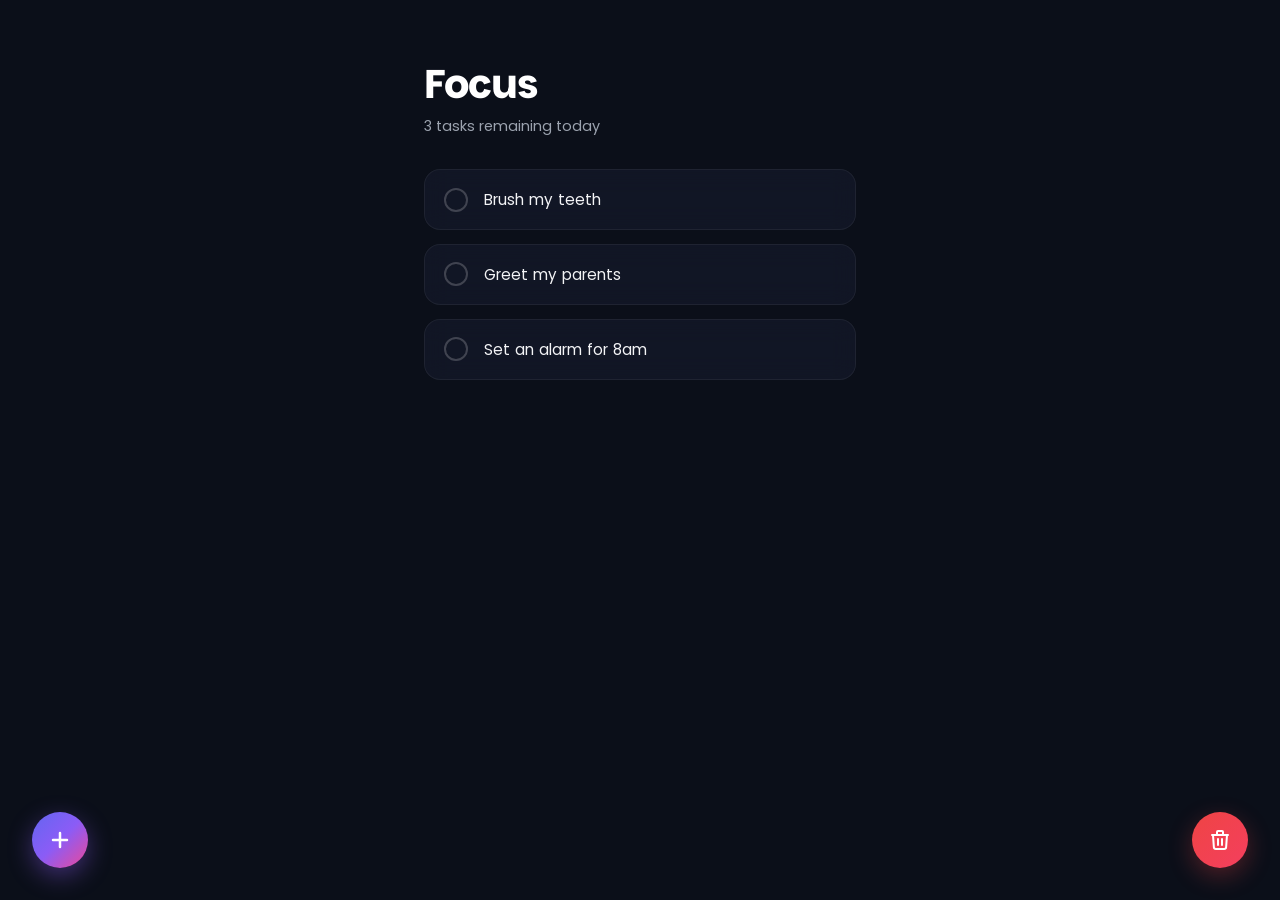
<file: index.html>
<!DOCTYPE html>
<html lang="en">
<head>
    <meta charset="UTF-8">
    <meta name="viewport" content="width=device-width, initial-scale=1.0, maximum-scale=1.0, user-scalable=no">
    <title>Aura Tasks</title>
    
    <script src="confetti.js"></script>
    
    <link rel="stylesheet" href="style.css">
</head>
<body>

    <main class="app-container">
        <header class="app-header">
            <h1 class="app-title">Focus</h1>
            <p class="app-subtitle" id="task-counter">Dynamic loading...</p>
        </header>

        <section class="task-section">
            <div id="todo-list" class="todo-list"></div>
        </section>
    </main>

    <button id="fab-add" class="fab-btn fab-left" aria-label="Add new task">
        <svg class="plus-icon" viewBox="0 0 24 24" fill="none" xmlns="http://www.w3.org/2000/svg">
            <path d="M12 5V19M5 12H19" stroke="currentColor" stroke-width="2.5" stroke-linecap="round" stroke-linejoin="round"/>
        </svg>
    </button>

    <button id="fab-clear" class="fab-btn fab-right" aria-label="Clear and reset all tasks">
        <svg class="trash-icon" viewBox="0 0 24 24" fill="none" xmlns="http://www.w3.org/2000/svg">
            <path d="M19 7L18.1327 19.1425C18.0579 20.1891 17.187 21 16.1378 21H7.86224C6.81296 21 5.94208 20.1891 5.86732 19.1425L5 7M10 11V17M14 11V17M15 7V4C15 3.44772 14.5523 3 14 3H10C9.44772 3 9 3.44772 9 4V7M4 7H20" stroke="currentColor" stroke-width="2" stroke-linecap="round" stroke-linejoin="round"/>
        </svg>
    </button>

    <div id="input-modal" class="modal-overlay">
        <div class="modal-content input-card">
            <h3 class="modal-title">New Task</h3>
            <input type="text" id="task-input" placeholder="What's on your mind?" autocomplete="off" maxlength="80">
            <div class="modal-actions">
                <button id="modal-cancel" class="btn btn-secondary">Cancel</button>
                <button id="modal-submit" class="btn btn-primary">Create</button>
            </div>
        </div>
    </div>

    <div id="celebration-modal" class="modal-overlay celebration-overlay">
        <div class="modal-content celebration-card">
            <div class="celebration-emoji">🥳</div>
            <p id="celebration-text" class="celebration-text"></p>
        </div>
    </div>

    <script src="app.js"></script>
</body>
</html>
</file>
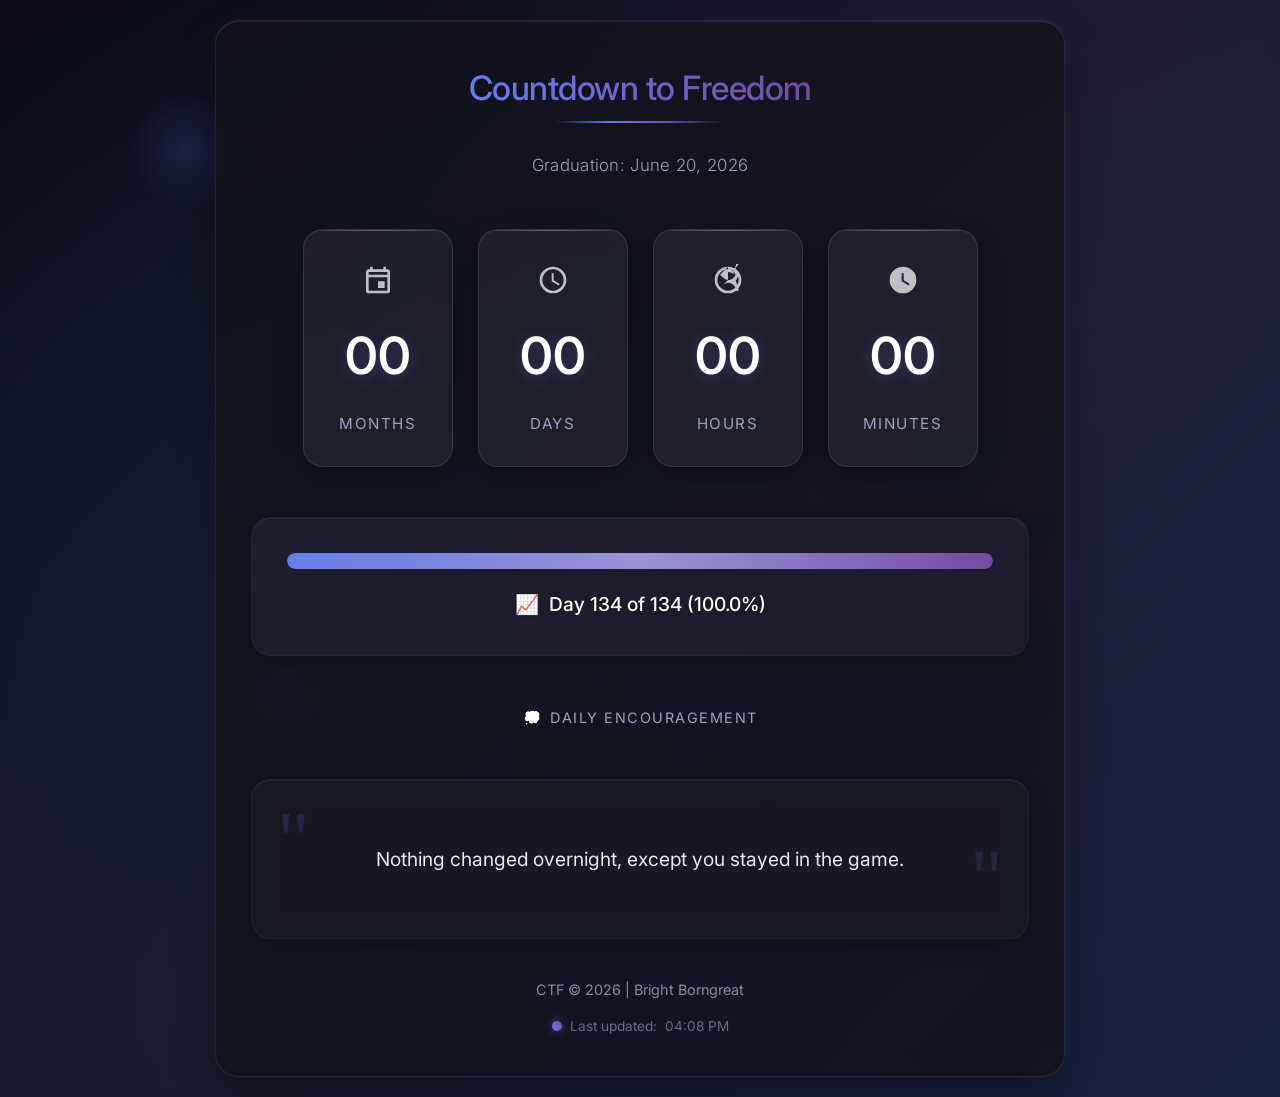
<file: countdown.html>
<!DOCTYPE html>
<html lang="en">
<head>
    <meta charset="UTF-8">
    <meta name="viewport" content="width=device-width, initial-scale=1.0">
    <title>Countdown to Freedom</title>
    <link rel="preconnect" href="https://fonts.googleapis.com">
    <link rel="preconnect" href="https://fonts.gstatic.com" crossorigin>
    <link href="https://fonts.googleapis.com/css2?family=Inter:wght@300;400;500;600&display=swap" rel="stylesheet">
    <style>
        * {
            margin: 0;
            padding: 0;
            box-sizing: border-box;
        }

        body {
            font-family: 'Inter', sans-serif;
            background: 
                radial-gradient(circle at 20% 50%, rgba(41, 196, 255, 0.05) 0%, transparent 50%),
                radial-gradient(circle at 80% 20%, rgba(118, 74, 188, 0.05) 0%, transparent 50%),
                linear-gradient(135deg, #0a0a1a 0%, #1a1a2e 50%, #16213e 100%);
            color: #e8eaed;
            line-height: 1.6;
            padding: 20px;
            min-height: 100vh;
            display: flex;
            flex-direction: column;
            align-items: center;
            justify-content: center;
            overflow-x: hidden;
            position: relative;
        }

        /* Animated Background Elements */
        .bg-particles {
            position: fixed;
            top: 0;
            left: 0;
            width: 100%;
            height: 100%;
            pointer-events: none;
            z-index: -1;
        }

        .particle {
            position: absolute;
            background: rgba(102, 126, 234, 0.1);
            border-radius: 50%;
            animation: float 15s infinite linear;
        }

        .particle:nth-child(1) {
            width: 120px;
            height: 120px;
            top: 10%;
            left: 10%;
            animation-delay: 0s;
            background: radial-gradient(circle, rgba(102, 126, 234, 0.15) 0%, transparent 70%);
        }

        .particle:nth-child(2) {
            width: 80px;
            height: 80px;
            top: 60%;
            right: 15%;
            animation-delay: -5s;
            animation-duration: 20s;
            background: radial-gradient(circle, rgba(118, 74, 188, 0.1) 0%, transparent 70%);
        }

        .particle:nth-child(3) {
            width: 60px;
            height: 60px;
            bottom: 20%;
            left: 20%;
            animation-delay: -10s;
            animation-duration: 25s;
            background: radial-gradient(circle, rgba(41, 196, 255, 0.1) 0%, transparent 70%);
        }

        @keyframes float {
            0%, 100% {
                transform: translateY(0) rotate(0deg);
                opacity: 0.3;
            }
            25% {
                transform: translateY(-20px) rotate(90deg);
                opacity: 0.5;
            }
            50% {
                transform: translateY(0) rotate(180deg);
                opacity: 0.3;
            }
            75% {
                transform: translateY(20px) rotate(270deg);
                opacity: 0.5;
            }
        }

        .container {
            max-width: 850px;
            width: 100%;
            text-align: center;
            padding: 40px 35px;
            background: rgba(18, 18, 30, 0.75);
            backdrop-filter: blur(12px);
            border-radius: 24px;
            box-shadow: 
                0 20px 40px rgba(0, 0, 0, 0.3),
                0 0 0 1px rgba(255, 255, 255, 0.03),
                inset 0 1px 0 rgba(255, 255, 255, 0.1);
            border: 1px solid rgba(255, 255, 255, 0.08);
            position: relative;
            z-index: 1;
        }

        /* Subtle border animation */
        .container::before {
            content: '';
            position: absolute;
            top: -1px;
            left: -1px;
            right: -1px;
            bottom: -1px;
            background: linear-gradient(45deg, 
                transparent, 
                rgba(102, 126, 234, 0.2), 
                rgba(118, 74, 188, 0.2), 
                transparent);
            border-radius: 25px;
            z-index: -1;
            opacity: 0;
            animation: borderGlow 8s ease-in-out infinite;
        }

        @keyframes borderGlow {
            0%, 100% { opacity: 0; }
            50% { opacity: 0.5; }
        }

        h1 {
            font-weight: 500;
            font-size: 2.1rem;
            margin-bottom: 12px;
            background: linear-gradient(90deg, #667eea 0%, #764ba2 100%);
            -webkit-background-clip: text;
            background-clip: text;
            color: transparent;
            letter-spacing: -0.5px;
            position: relative;
            display: inline-block;
        }

        h1::after {
            content: '';
            position: absolute;
            bottom: -8px;
            left: 25%;
            width: 50%;
            height: 2px;
            background: linear-gradient(90deg, transparent, #667eea, #764ba2, transparent);
            border-radius: 2px;
        }

        .subtitle {
            color: #a0a0c0;
            font-weight: 300;
            margin-bottom: 45px;
            font-size: 1.05rem;
            letter-spacing: 0.3px;
            display: flex;
            align-items: center;
            justify-content: center;
            gap: 10px;
        }


        .countdown-container {
            display: flex;
            justify-content: center;
            flex-wrap: wrap;
            gap: 25px;
            margin: 50px 0;
        }

        .countdown-unit {
            background: rgba(255, 255, 255, 0.05);
            backdrop-filter: blur(15px);
            border-radius: 20px;
            padding: 30px 20px;
            min-width: 150px;
            border: 1px solid rgba(255, 255, 255, 0.1);
            box-shadow: 
                0 10px 30px rgba(0, 0, 0, 0.25),
                inset 0 1px 0 rgba(255, 255, 255, 0.05);
            transition: all 0.4s cubic-bezier(0.175, 0.885, 0.32, 1.275);
            position: relative;
            overflow: hidden;
        }

        .countdown-unit::before {
            content: '';
            position: absolute;
            top: 0;
            left: 0;
            right: 0;
            height: 1px;
            background: linear-gradient(90deg, transparent, rgba(255, 255, 255, 0.3), transparent);
        }

        .countdown-unit::after {
            content: '';
            position: absolute;
            top: 0;
            left: 0;
            right: 0;
            bottom: 0;
            background: linear-gradient(135deg, 
                rgba(102, 126, 234, 0.05) 0%, 
                transparent 50%, 
                rgba(118, 74, 188, 0.05) 100%);
            opacity: 0;
            transition: opacity 0.3s ease;
        }

        .countdown-unit:hover {
            transform: translateY(-8px) scale(1.02);
            border-color: rgba(255, 255, 255, 0.2);
            box-shadow: 
                0 20px 40px rgba(0, 0, 0, 0.35),
                0 0 20px rgba(102, 126, 234, 0.1),
                inset 0 1px 0 rgba(255, 255, 255, 0.1);
        }

        .countdown-unit:hover::after {
            opacity: 1;
        }

        .unit-icon {
            margin-bottom: 15px;
            height: 40px;
            display: flex;
            align-items: center;
            justify-content: center;
            opacity: 0.8;
            transition: all 0.3s ease;
        }

        .countdown-unit:hover .unit-icon {
            opacity: 1;
            transform: scale(1.1);
        }

        .countdown-value {
            font-size: 3.2rem;
            font-weight: 600;
            color: #ffffff;
            text-shadow: 0 2px 15px rgba(102, 126, 234, 0.3);
            margin-bottom: 5px;
            position: relative;
            display: inline-block;
        }

        .countdown-value::after {
            content: '';
            position: absolute;
            bottom: -5px;
            left: 10%;
            width: 80%;
            height: 3px;
            background: linear-gradient(90deg, 
                transparent, 
                rgba(102, 126, 234, 0.5), 
                rgba(118, 74, 188, 0.5), 
                transparent);
            border-radius: 3px;
            transform: scaleX(0);
            transition: transform 0.3s ease;
        }

        .countdown-unit:hover .countdown-value::after {
            transform: scaleX(1);
        }

        .countdown-label {
            font-size: 0.95rem;
            color: #a0a0c0;
            text-transform: uppercase;
            letter-spacing: 1.5px;
            font-weight: 400;
            margin-top: 10px;
        }

        .progress-section {
            margin: 50px 0;
            padding: 35px;
            background: rgba(255, 255, 255, 0.03);
            backdrop-filter: blur(10px);
            border-radius: 20px;
            border: 1px solid rgba(255, 255, 255, 0.05);
            box-shadow: 
                0 8px 25px rgba(0, 0, 0, 0.2),
                inset 0 1px 0 rgba(255, 255, 255, 0.05);
            position: relative;
            overflow: hidden;
        }

        .progress-section::before {
            content: '';
            position: absolute;
            top: 0;
            left: 0;
            width: var(--progress-width, 0%);
            height: 100%;
            background: linear-gradient(90deg, 
                rgba(102, 126, 234, 0.05), 
                rgba(118, 74, 188, 0.05));
            transition: width 0.8s cubic-bezier(0.34, 1.56, 0.64, 1);
            z-index: 0;
        }

        .progress-header {
            display: flex;
            justify-content: space-between;
            margin-bottom: 25px;
            font-size: 0.95rem;
            color: #a0a0c0;
            font-weight: 400;
            position: relative;
            z-index: 1;
        }

        .progress-bar-container {
            height: 16px;
            background: rgba(255, 255, 255, 0.05);
            border-radius: 12px;
            overflow: hidden;
            margin-bottom: 20px;
            box-shadow: inset 0 2px 8px rgba(0, 0, 0, 0.4);
            position: relative;
            z-index: 1;
        }

        .progress-bar {
            height: 100%;
            background: linear-gradient(90deg, #667eea 0%, #764ba2 100%);
            border-radius: 12px;
            width: 0%;
            transition: width 1s cubic-bezier(0.34, 1.56, 0.64, 1);
            position: relative;
            overflow: hidden;
        }

        .progress-bar::after {
            content: '';
            position: absolute;
            top: 0;
            left: 0;
            right: 0;
            bottom: 0;
            background: linear-gradient(
                90deg,
                transparent,
                rgba(255, 255, 255, 0.3),
                transparent
            );
            animation: shimmer 3s infinite;
            animation-delay: 0.5s;
        }

        @keyframes shimmer {
            0% { transform: translateX(-100%); }
            100% { transform: translateX(100%); }
        }

        .progress-text {
            font-size: 1.2rem;
            font-weight: 500;
            color: #ffffff;
            text-shadow: 0 1px 3px rgba(0, 0, 0, 0.3);
            position: relative;
            z-index: 1;
            display: flex;
            align-items: center;
            justify-content: center;
            gap: 10px;
        }

        .progress-text::before {
            content: '📈';
            animation: bounce 2s infinite;
        }

        @keyframes bounce {
            0%, 100% { transform: translateY(0); }
            50% { transform: translateY(-5px); }
        }

        .encouragement-section {
            margin: 50px 0 25px;
            padding: 40px 35px;
            background: rgba(255, 255, 255, 0.03);
            backdrop-filter: blur(10px);
            border-radius: 20px;
            font-size: 1.2rem;
            line-height: 1.7;
            color: #e8eaed;
            font-weight: 400;
            min-height: 160px;
            display: flex;
            align-items: center;
            justify-content: center;
            border: 1px solid rgba(255, 255, 255, 0.05);
            box-shadow: 
                0 8px 25px rgba(0, 0, 0, 0.2),
                inset 0 1px 0 rgba(255, 255, 255, 0.05);
            position: relative;
            overflow: hidden;
        }

        .encouragement-section::before {
            content: '"';
            position: absolute;
            top: 20px;
            left: 25px;
            font-size: 5rem;
            color: rgba(102, 126, 234, 0.15);
            font-family: Georgia, serif;
            line-height: 1;
            animation: floatQuote 4s ease-in-out infinite;
        }

        .encouragement-section::after {
            content: '"';
            position: absolute;
            bottom: 20px;
            right: 25px;
            font-size: 5rem;
            color: rgba(102, 126, 234, 0.15);
            font-family: Georgia, serif;
            line-height: 1;
            animation: floatQuote 4s ease-in-out infinite reverse;
        }

        @keyframes floatQuote {
            0%, 100% { transform: translateY(0) scale(1); opacity: 0.15; }
            50% { transform: translateY(-10px) scale(1.05); opacity: 0.25; }
        }

        .message-label {
            font-size: 0.9rem;
            color: #a0a0c0;
            margin-bottom: 15px;
            text-transform: uppercase;
            letter-spacing: 1.5px;
            font-weight: 400;
            display: flex;
            align-items: center;
            justify-content: center;
            gap: 8px;
        }

        .message-label::before {
            content: '💭';
            animation: spin 4s linear infinite;
        }

        @keyframes spin {
            0% { transform: rotate(0deg); }
            100% { transform: rotate(360deg); }
        }

        .footer {
            margin-top: 40px;
            color: #8a8aa8;
            font-size: 0.9rem;
            text-align: center;
            line-height: 1.5;
            position: relative;
            z-index: 1;
        }

        .last-updated {
            margin-top: 15px;
            font-size: 0.85rem;
            color: #6a6a8a;
            display: flex;
            align-items: center;
            justify-content: center;
            gap: 8px;
        }

        .last-updated::before {
            content: '';
            display: block;
            width: 10px;
            height: 10px;
            background: linear-gradient(45deg, #667eea, #764ba2);
            border-radius: 50%;
            animation: pulse 2s infinite;
            box-shadow: 0 0 10px rgba(102, 126, 234, 0.5);
        }

        @keyframes pulse {
            0%, 100% { 
                opacity: 1; 
                box-shadow: 0 0 0 0 rgba(102, 126, 234, 0.7);
            }
            50% { 
                opacity: 0.5; 
                box-shadow: 0 0 0 10px rgba(102, 126, 234, 0);
            }
        }

        /* Responsive Design */
        @media (max-width: 768px) {
            .container {
                padding: 30px 20px;
                max-width: 95%;
            }
            
            .countdown-unit {
                min-width: 120px;
                padding: 25px 15px;
            }
            
            .countdown-value {
                font-size: 2.5rem;
            }
            
            h1 {
                font-size: 1.8rem;
            }
            
            .subtitle {
                font-size: 1rem;
                margin-bottom: 35px;
            }
            
            .encouragement-section {
                padding: 30px 25px;
                font-size: 1.1rem;
                min-height: 140px;
            }
            
            .countdown-container {
                gap: 15px;
                margin: 40px 0;
            }
            
            .encouragement-section::before,
            .encouragement-section::after {
                font-size: 4rem;
            }
        }

        @media (max-width: 480px) {
            .countdown-unit {
                min-width: 105px;
                padding: 20px 12px;
            }
            
            .countdown-value {
                font-size: 2.2rem;
            }
            
            .countdown-label {
                font-size: 0.85rem;
            }
            
            .progress-header {
                flex-direction: column;
                gap: 8px;
                align-items: center;
            }
            
            .encouragement-section {
                font-size: 1rem;
                padding: 25px 20px;
            }
            
            .encouragement-section::before,
            .encouragement-section::after {
                font-size: 3rem;
            }
        }

        /* Selection color */
        ::selection {
            background: rgba(102, 126, 234, 0.4);
            color: #ffffff;
            text-shadow: none;
        }

        /* Scrollbar styling */
        ::-webkit-scrollbar {
            width: 10px;
        }

        ::-webkit-scrollbar-track {
            background: rgba(18, 18, 30, 0.5);
        }

        ::-webkit-scrollbar-thumb {
            background: linear-gradient(45deg, #667eea, #764ba2);
            border-radius: 5px;
        }

        ::-webkit-scrollbar-thumb:hover {
            background: linear-gradient(45deg, #764ba2, #667eea);
        }

        /* Loading animation for initial load */
        @keyframes fadeIn {
            from { opacity: 0; transform: translateY(20px); }
            to { opacity: 1; transform: translateY(0); }
        }

        .container > * {
            animation: fadeIn 0.6s ease-out forwards;
        }

        .container > *:nth-child(1) { animation-delay: 0.1s; }
        .container > *:nth-child(2) { animation-delay: 0.2s; }
        .container > *:nth-child(3) { animation-delay: 0.3s; }
        .container > *:nth-child(4) { animation-delay: 0.4s; }
        .container > *:nth-child(5) { animation-delay: 0.5s; }
        .container > *:nth-child(6) { animation-delay: 0.6s; }
    </style>
</head>
<body>
    <!-- Animated Background Particles -->
    <div class="bg-particles">
        <div class="particle"></div>
        <div class="particle"></div>
        <div class="particle"></div>
    </div>

    <!-- SVG Icons (hidden, will be used via JavaScript) -->
    <svg style="display: none;">
        <symbol id="icon-months" viewBox="0 0 24 24">
            <path fill="currentColor" d="M19,4H18V2H16V4H8V2H6V4H5C3.89,4 3,4.9 3,6V20A2,2 0 0,0 5,22H19A2,2 0 0,0 21,20V6A2,2 0 0,0 19,4M19,20H5V10H19V20M19,8H5V6H19V8M12,13H17V18H12V13Z"/>
        </symbol>
        <symbol id="icon-days" viewBox="0 0 24 24">
            <path fill="currentColor" d="M12,20A8,8 0 0,1 4,12A8,8 0 0,1 12,4A8,8 0 0,1 20,12A8,8 0 0,1 12,20M12,2A10,10 0 0,0 2,12A10,10 0 0,0 12,22A10,10 0 0,0 22,12A10,10 0 0,0 12,2M12.5,7V12.25L17,14.92L16.25,16.15L11,13V7H12.5Z"/>
        </symbol>
        <symbol id="icon-hours" viewBox="0 0 24 24">
            <path fill="currentColor" d="M12,20A8,8 0 0,1 4,12A8,8 0 0,1 12,4A8,8 0 0,1 20,12A8,8 0 0,1 12,20M12,2A10,10 0 0,0 2,12A10,10 0 0,0 12,22A10,10 0 0,0 22,12A10,10 0 0,0 12,2M16.24,7.76C15.07,6.58 13.53,6 12,6V12L6,18L7.76,16.24C9.15,14.85 10.92,14 12,14C13.53,14 15.07,14.58 16.24,15.76C17.42,16.94 18,18.47 18,20H20C20,17.47 19.07,14.94 17.66,12.83C19.07,10.72 20,8.19 20,6H18C18,7.53 17.42,9.06 16.24,10.24C15.07,11.42 13.53,12 12,12C10.92,12 9.15,11.15 7.76,9.76L6,8L12,2V4C13.53,4 15.07,4.58 16.24,5.76C17.42,6.94 18,8.47 18,10H20C20,7.53 19.07,5.06 17.66,3C19.07,1.5 20,0 20,0H18C18,1.53 17.42,3.06 16.24,4.24Z"/>
        </symbol>
        <symbol id="icon-minutes" viewBox="0 0 24 24">
            <path fill="currentColor" d="M12,2A10,10 0 0,0 2,12A10,10 0 0,0 12,22A10,10 0 0,0 22,12A10,10 0 0,0 12,2M16.2,16.2L11,13V7H12.5V12.2L17,14.9L16.2,16.2Z"/>
        </symbol>
    </svg>

    <div class="container">
        <h1>Countdown to Freedom</h1>
        <br></br>
        <p class="subtitle">Graduation: June 20, 2026</p>
        
        <div class="countdown-container">
            <div class="countdown-unit">
                <div class="unit-icon">
                    <svg width="32" height="32">
                        <use xlink:href="#icon-months"></use>
                    </svg>
                </div>
                <div class="countdown-value" id="months">--</div>
                <div class="countdown-label">Months</div>
            </div>
            <div class="countdown-unit">
                <div class="unit-icon">
                    <svg width="32" height="32">
                        <use xlink:href="#icon-days"></use>
                    </svg>
                </div>
                <div class="countdown-value" id="days">--</div>
                <div class="countdown-label">Days</div>
            </div>
            <div class="countdown-unit">
                <div class="unit-icon">
                    <svg width="32" height="32">
                        <use xlink:href="#icon-hours"></use>
                    </svg>
                </div>
                <div class="countdown-value" id="hours">--</div>
                <div class="countdown-label">Hours</div>
            </div>
            <div class="countdown-unit">
                <div class="unit-icon">
                    <svg width="32" height="32">
                        <use xlink:href="#icon-minutes"></use>
                    </svg>
                </div>
                <div class="countdown-value" id="minutes">--</div>
                <div class="countdown-label">Minutes</div>
            </div>
        </div>
        
        <div class="progress-section">
            
            <div class="progress-bar-container">
                <div class="progress-bar" id="progress-bar"></div>
            </div>
            <div class="progress-text" id="progress-text">Day 0 of 134</div>
        </div>
        
        <div class="message-label">Daily Encouragement</div>
        <div class="encouragement-section" id="encouragement-message">
            Loading message...
        </div>
        
        <div class="footer">
            <p>CTF © 2026 | Bright Borngreat</p>
            <p class="last-updated">Last updated: <span id="last-updated-time">--:--</span></p>
        </div>
    </div>

    <script>
    // App Configuration - Critical dates and messages
    const APP_CONFIG = {
        // FIXED: Correct date initialization for Feb 8, 2026
        startDate: new Date(2026, 1, 6),  // Feb 6, 2026
        endDate: new Date(2026, 5, 20),   // June 20, 2026
        messages: [
            "Day one is not impressive. It's decisive.",
            "Nothing changed overnight, except you stayed in the game.",
            "Progress doesn't feel good. It just adds up.",
            "You're not waiting. You're moving through it.",
            "Another page turned. That's all this requires.",
            "This phase is temporary, whether you enjoy it or not.",
            "Endurance beats motivation every single time.",
            "You don't need momentum. You need continuation.",
            "Time is passing whether you watch it or not. This helps you watch it.",
            "There is less ahead than there was yesterday.",
            "You're closer than your emotions are willing to admit.",
            "Nothing dramatic today. That's fine.",
            "Consistency is invisible until it isn't.",
            "You didn't quit. That's the win.",
            "Another ordinary day completed. Ordinary days finish journeys.",
            "This is what staying looks like.",
            "You are doing exactly what this season demands.",
            "Waiting ends faster when you stop fighting time.",
            "The countdown is proof that this isn't forever.",
            "You're not stuck. You're in transit.",
            "This period will end even if today feels long.",
            "You don't need inspiration to finish something finite.",
            "A smaller number than yesterday is all that matters.",
            "Survival mode still counts as progress.",
            "You are closer in fact, not just in hope.",
            "Another quiet step forward.",
            "You didn't need to feel strong to get here.",
            "This is how exits are earned. One day at a time.",
            "Nothing special happened today. That's how it works.",
            "Time is doing its job. You just have to stay present."
        ]
    };

    // DOM Elements
    const monthsEl = document.getElementById('months');
    const daysEl = document.getElementById('days');
    const hoursEl = document.getElementById('hours');
    const minutesEl = document.getElementById('minutes');
    const progressBarEl = document.getElementById('progress-bar');
    const progressTextEl = document.getElementById('progress-text');
    const encouragementMessageEl = document.getElementById('encouragement-message');
    const lastUpdatedTimeEl = document.getElementById('last-updated-time');

    // Time Calculation Logic
    function calculateTimeRemaining() {
        const now = new Date(); // User's local time
        const diff = APP_CONFIG.endDate.getTime() - now.getTime();
        
        // If the countdown has ended
        if (diff <= 0) {
            return { months: 0, days: 0, hours: 0, minutes: 0 };
        }
        
        // Calculate months (approximate, for display purposes)
        const totalDays = Math.floor(diff / (1000 * 60 * 60 * 24));
        const months = Math.floor(totalDays / 30.44);
        
        // Calculate remaining days after months
        const days = Math.floor((diff % (1000 * 60 * 60 * 24 * 30.44)) / (1000 * 60 * 60 * 24));
        
        // Calculate hours, minutes
        const hours = Math.floor((diff % (1000 * 60 * 60 * 24)) / (1000 * 60 * 60));
        const minutes = Math.floor((diff % (1000 * 60 * 60)) / (1000 * 60));
        
        return { months, days, hours, minutes };
    }

    // Progress Bar Calculation Logic - FIXED
    function calculateProgress() {
        const now = new Date();
        
        // If before start date, progress is 0%
        if (now < APP_CONFIG.startDate) {
            const totalDays = Math.ceil((APP_CONFIG.endDate - APP_CONFIG.startDate) / (1000 * 60 * 60 * 24));
            return {
                percentage: 0,
                currentDay: 0,
                totalDays: totalDays
            };
        }
        
        // If after end date, progress is 100%
        if (now >= APP_CONFIG.endDate) {
            const totalDays = Math.ceil((APP_CONFIG.endDate - APP_CONFIG.startDate) / (1000 * 60 * 60 * 24));
            return {
                percentage: 100,
                currentDay: totalDays,
                totalDays: totalDays
            };
        }
        
        // Calculate current day in the journey (1-indexed) - FIXED
        const elapsedMs = now.getTime() - APP_CONFIG.startDate.getTime();
        const totalMs = APP_CONFIG.endDate.getTime() - APP_CONFIG.startDate.getTime();
        
        // FIXED: Use Math.ceil instead of Math.floor for partial days
        // This ensures Day 1 starts immediately on Feb 6
        const currentDay = Math.ceil(elapsedMs / (1000 * 60 * 60 * 24));
        const totalDays = Math.ceil(totalMs / (1000 * 60 * 60 * 24));
        
        // Calculate percentage (capped at 100%)
        const percentage = Math.min(100, (currentDay / totalDays) * 100);
        
        return { percentage, currentDay, totalDays };
    }

    // Encouragement Message Logic - FIXED
    function getEncouragementMessage() {
        const now = new Date();
        
        // If before start date, use first message
        if (now < APP_CONFIG.startDate) {
            return APP_CONFIG.messages[0];
        }
        
        // Calculate days since start (0-indexed for array access)
        const elapsedMs = now.getTime() - APP_CONFIG.startDate.getTime();
        const daysSinceStart = Math.floor(elapsedMs / (1000 * 60 * 60 * 24));
        
        // FIXED: Handle edge case when daysSinceStart is 0
        const messageIndex = daysSinceStart % APP_CONFIG.messages.length;
        
        return APP_CONFIG.messages[messageIndex];
    }

    // Midnight Rollover Detection Logic
    let lastCheckedDate = new Date().getDate();
    
    function checkForMidnightRollover() {
        const currentDate = new Date().getDate();
        
        if (currentDate !== lastCheckedDate) {
            lastCheckedDate = currentDate;
            return true;
        }
        
        return false;
    }

    // UI Update Functions
    function updateCountdown() {
        const time = calculateTimeRemaining();
        
        monthsEl.textContent = time.months.toString().padStart(2, '0');
        daysEl.textContent = time.days.toString().padStart(2, '0');
        hoursEl.textContent = time.hours.toString().padStart(2, '0');
        minutesEl.textContent = time.minutes.toString().padStart(2, '0');
    }
    
    function updateProgress() {
        const progress = calculateProgress();
        
        // Update progress bar with smooth animation
        progressBarEl.style.width = `${progress.percentage}%`;
        
        // Update progress text
        progressTextEl.textContent = `Day ${progress.currentDay} of ${progress.totalDays} (${progress.percentage.toFixed(1)}%)`;
        
        // Also update the container's CSS variable for the background glow
        document.querySelector('.progress-section').style.setProperty('--progress-width', `${progress.percentage}%`);
    }
    
    function updateEncouragementMessage() {
        encouragementMessageEl.textContent = getEncouragementMessage();
    }
    
    function updateLastUpdatedTime() {
        const now = new Date();
        lastUpdatedTimeEl.textContent = now.toLocaleTimeString([], {hour: '2-digit', minute:'2-digit'});
    }
    
    // Main Update Function
    function updateAllDisplays() {
        updateCountdown();
        updateProgress();
        updateEncouragementMessage();
        updateLastUpdatedTime();
    }

    // Initialization - FIXED: Use window.onload instead of DOMContentLoaded
    function initApp() {
        // Set initial values
        updateAllDisplays();
        
        // Debug log to see what's happening
        console.log('Current date:', new Date().toLocaleDateString());
        console.log('Start date:', APP_CONFIG.startDate.toLocaleDateString());
        console.log('Days calculated:', calculateProgress().currentDay);
        console.log('Message index:', Math.floor((new Date() - APP_CONFIG.startDate) / (1000 * 60 * 60 * 24)));
        
        // Update countdown every minute
        setInterval(() => {
            updateCountdown();
            updateLastUpdatedTime();
        }, 60000);
        
        // Check for midnight rollover every hour
        setInterval(() => {
            if (checkForMidnightRollover()) {
                updateProgress();
                updateEncouragementMessage();
            }
            updateLastUpdatedTime();
        }, 3600000);
        
        console.log('App initialized.');
    }

    // Start the app when page fully loads
    window.onload = initApp;
</script>
</body>
</html>
</file>
<file: style.css>
/* --- LOCAL FONT FACE DECLARATIONS --- */
@font-face {
    font-family: 'Parkinsans';
    src: url('Parkinsans-Bold.ttf') format('truetype');
    font-weight: 400; /* Regular maps cleanly across standard weights */
    font-style: normal;
    font-display: swap;
}

@font-face {
    font-family: 'Poppins';
    src: url('Poppins-Regular.ttf') format('truetype');
    font-weight: 400;
    font-style: normal;
    font-display: swap;
}

/* --- CSS VARIABLES & THEMING --- */
:root {
    --bg-main: #0B0F19;
    --bg-card: rgba(22, 28, 45, 0.6);
    --border-subtle: rgba(255, 255, 255, 0.06);
    --text-primary: #F3F4F6;
    --text-secondary: #9CA3AF;
    --accent-gradient: linear-gradient(135deg, #6366F1, #8B5CF6, #EC4899);
    --clear-gradient: linear-gradient(135deg, #EF4444, #F43F5E);
    --accent-blue: #3B82F6;
    --accent-green: #10B981;
    --font-heading: 'Parkinsans', sans-serif;
    --font-body: 'Poppins', sans-serif;
    --transition-smooth: all 0.35s cubic-bezier(0.16, 1, 0.3, 1);
}

/* --- RESET & LAYOUT --- */
* {
    box-sizing: border-box;
    margin: 0;
    padding: 0;
    -webkit-tap-highlight-color: transparent;
}

body {
    background-color: var(--bg-main);
    color: var(--text-primary);
    font-family: var(--font-body);
    min-height: 100vh;
    display: flex;
    justify-content: center;
    overflow-x: hidden;
}

/* App Viewport Container */
.app-container {
    width: 100%;
    max-width: 480px;
    min-height: 100vh;
    padding: 2.5rem 1.5rem 7rem 1.5rem;
    display: flex;
    flex-direction: column;
    gap: 2rem;
}

/* --- HEADER --- */
.app-header {
    margin-top: 1rem;
}

.app-title {
    font-family: var(--font-heading);
    font-size: 2.5rem;
    font-weight: 800;
    letter-spacing: -1px;
    background: linear-gradient(120deg, #FFFFFF 40%, var(--text-secondary));
    -webkit-background-clip: text;
    -webkit-text-fill-color: transparent;
}

.app-subtitle {
    font-size: 0.9rem;
    color: var(--text-secondary);
    margin-top: 0.25rem;
    font-weight: 300;
}

/* --- TASK LIST & ITEMS --- */
.todo-list {
    display: flex;
    flex-direction: column;
    gap: 0.85rem;
}

.todo-item {
    display: flex;
    align-items: center;
    background: var(--bg-card);
    border: 1px solid var(--border-subtle);
    backdrop-filter: blur(12px);
    -webkit-backdrop-filter: blur(12px);
    padding: 1.1rem 1.2rem;
    border-radius: 16px;
    gap: 1rem;
    transition: var(--transition-smooth);
    animation: slideIn 0.4s cubic-bezier(0.16, 1, 0.3, 1) forwards;
}

@keyframes slideIn {
    from { opacity: 0; transform: translateY(12px); }
    to { opacity: 1; transform: translateY(0); }
}

/* Custom Checkbox Engine */
.checkbox-container {
    position: relative;
    width: 24px;
    height: 24px;
    flex-shrink: 0;
    cursor: pointer;
}

.checkbox-container input {
    position: absolute;
    opacity: 0;
    width: 0;
    height: 0;
}

.custom-checkbox {
    position: absolute;
    top: 0;
    left: 0;
    width: 24px;
    height: 24px;
    border: 2px solid rgba(255, 255, 255, 0.2);
    border-radius: 50%;
    transition: var(--transition-smooth);
}

.checkbox-container:hover .custom-checkbox {
    border-color: var(--accent-blue);
    box-shadow: 0 0 8px rgba(59, 130, 246, 0.3);
}

.checkbox-container input:checked ~ .custom-checkbox {
    background: var(--accent-gradient);
    border-color: transparent;
    transform: scale(0.95);
}

.custom-checkbox::after {
    content: "";
    position: absolute;
    display: none;
    left: 8px;
    top: 4px;
    width: 5px;
    height: 10px;
    border: solid white;
    border-width: 0 2px 2px 0;
    transform: rotate(45deg);
}

.checkbox-container input:checked ~ .custom-checkbox::after {
    display: block;
}

/* Task Typography Label & Editing Inputs */
.todo-text {
    font-size: 0.95rem;
    font-weight: 400;
    color: var(--text-primary);
    transition: var(--transition-smooth);
    word-break: break-word;
    user-select: none;
    flex-grow: 1;
    cursor: text;
}

/* Premium Dynamic Inline Edit Field */
.edit-input {
    background: transparent;
    border: none;
    border-bottom: 1px dashed rgba(255, 255, 255, 0.4);
    color: var(--text-primary);
    font-family: var(--font-body);
    font-size: 0.95rem;
    padding: 0;
    margin: 0;
    width: 100%;
    outline: none;
    flex-grow: 1;
}

.edit-input:focus {
    border-bottom-color: var(--accent-blue);
}

/* Complete Interactive Modifiers */
.todo-item.completed {
    opacity: 0.4;
    border-color: transparent;
    background: rgba(22, 28, 45, 0.2);
    transform: scale(0.98);
}

.todo-item.completed .todo-text {
    text-decoration: line-through;
    color: var(--text-secondary);
    cursor: not-allowed;
}

/* --- FLOATING ACTION BUTTONS (FAB) --- */
.fab-btn {
    position: fixed;
    bottom: 2rem;
    width: 56px;
    height: 56px;
    border-radius: 50%;
    border: none;
    color: white;
    display: flex;
    justify-content: center;
    align-items: center;
    cursor: pointer;
    z-index: 100;
    transition: var(--transition-smooth);
}

/* Left Configuration (Add Task) */
.fab-left {
    left: 2rem;
    background: var(--accent-gradient);
    box-shadow: 0 8px 24px rgba(139, 92, 246, 0.4);
}

.fab-left:hover {
    box-shadow: 0 12px 28px rgba(139, 92, 246, 0.5);
}

/* Right Configuration (Clear/Reset Trash Button) */
.fab-right {
    right: 2rem;
    background: var(--clear-gradient);
    box-shadow: 0 8px 24px rgba(239, 68, 68, 0.3);
}

.fab-right:hover {
    box-shadow: 0 12px 28px rgba(239, 68, 68, 0.45);
}

.fab-btn:hover {
    transform: translateY(-4px) scale(1.05);
}

.fab-btn:active {
    transform: translateY(-1px) scale(0.95);
}

.plus-icon, .trash-icon {
    width: 24px;
    height: 24px;
}

/* --- OVERLAY MODALS BASE --- */
.modal-overlay {
    position: fixed;
    top: 0;
    left: 0;
    width: 100vw;
    height: 100vh;
    background: rgba(4, 6, 12, 0.8);
    backdrop-filter: blur(8px);
    -webkit-backdrop-filter: blur(8px);
    display: flex;
    justify-content: center;
    align-items: center;
    padding: 1.5rem;
    z-index: 200;
    opacity: 0;
    pointer-events: none;
    transition: opacity 0.3s ease;
}

.modal-overlay.active {
    opacity: 1;
    pointer-events: auto;
}

.modal-content {
    background: #161C2D;
    border: 1px solid rgba(255, 255, 255, 0.08);
    border-radius: 24px;
    padding: 1.75rem;
    width: 100%;
    max-width: 400px;
    transform: scale(0.9) translateY(20px);
    transition: var(--transition-smooth);
}

.modal-overlay.active .modal-content {
    transform: scale(1) translateY(0);
}

/* Input Modal Details */
.modal-title {
    font-family: var(--font-heading);
    font-size: 1.3rem;
    margin-bottom: 1rem;
}

#task-input {
    width: 100%;
    background: #0B0F19;
    border: 1px solid var(--border-subtle);
    padding: 1rem;
    border-radius: 12px;
    color: white;
    font-family: var(--font-body);
    font-size: 0.95rem;
    outline: none;
    margin-bottom: 1.5rem;
    transition: border-color 0.2s ease;
}

#task-input:focus {
    border-color: var(--accent-blue);
}

.modal-actions {
    display: flex;
    justify-content: flex-end;
    gap: 0.75rem;
}

.btn {
    padding: 0.75rem 1.25rem;
    border-radius: 12px;
    font-family: var(--font-body);
    font-size: 0.9rem;
    font-weight: 500;
    cursor: pointer;
    border: none;
    transition: var(--transition-smooth);
}

.btn-secondary {
    background: transparent;
    color: var(--text-secondary);
}

.btn-secondary:hover {
    color: white;
}

.btn-primary {
    background: var(--text-primary);
    color: var(--bg-main);
}

.btn-primary:hover {
    background: white;
    transform: translateY(-2px);
}

/* --- CELEBRATION MODAL SPECIALITIES --- */
.celebration-overlay {
    background: rgba(4, 6, 12, 0.4);
}

.celebration-card {
    text-align: center;
    max-width: 320px;
    padding: 2.5rem 1.5rem;
    box-shadow: 0 20px 40px rgba(0, 0, 0, 0.4);
}

.celebration-emoji {
    font-size: 3.5rem;
    margin-bottom: 1rem;
    display: inline-block;
    animation: popScale 0.5s cubic-bezier(0.175, 0.885, 0.32, 1.275) forwards;
}

.celebration-text {
    font-size: 1.05rem;
    font-weight: 500;
    color: var(--text-primary);
    line-height: 1.4;
}

@keyframes popScale {
    0% { transform: scale(0); }
    100% { transform: scale(1); }
}
</file>
